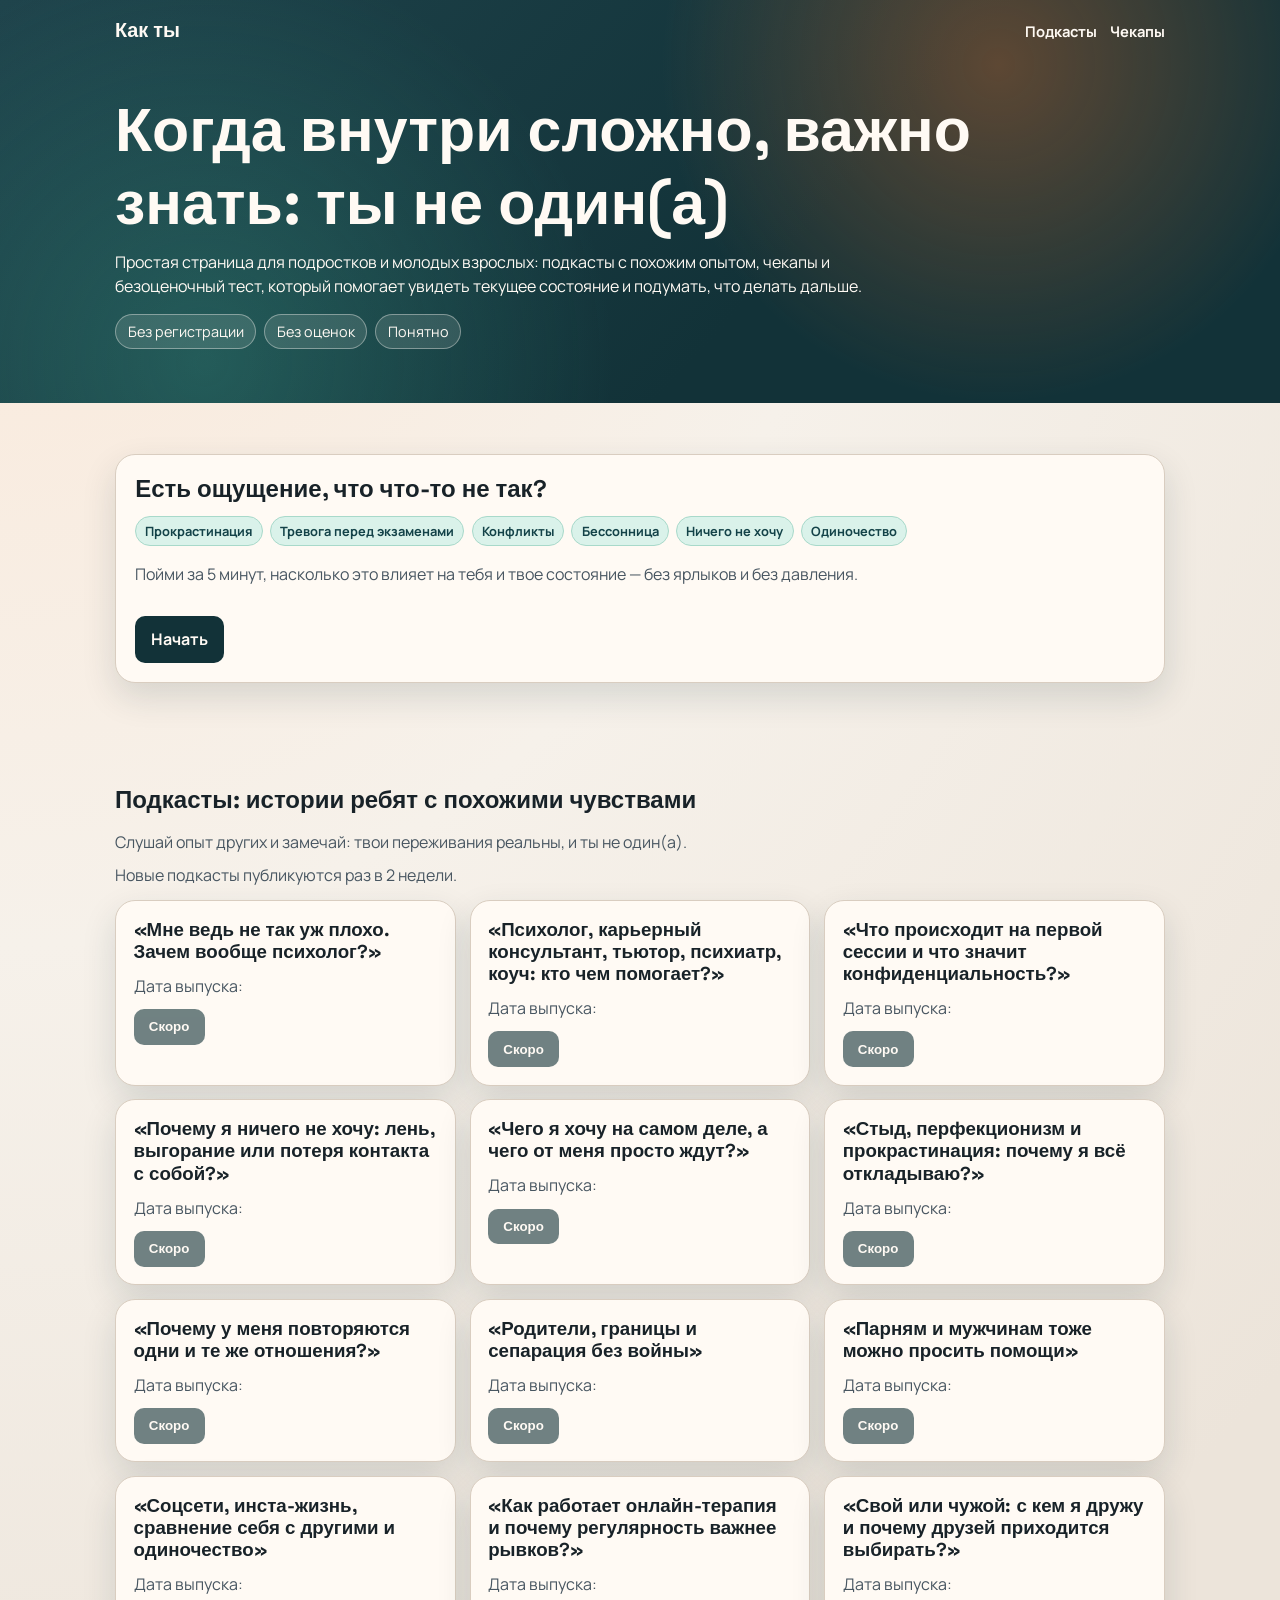
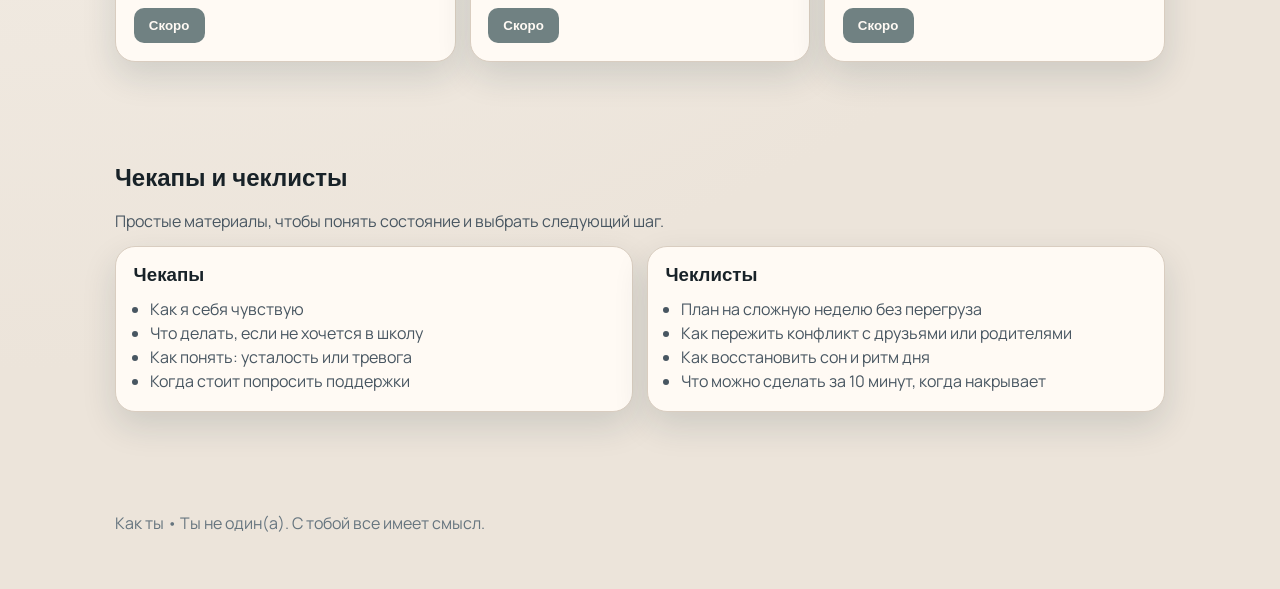
<file: index.html>
<!doctype html>
<html lang="ru">
  <head>
    <meta charset="UTF-8" />
    <meta name="viewport" content="width=device-width, initial-scale=1.0" />
    <title>Как ты — подкасты, чекапы и безоценочный тест</title>
    <link rel="preconnect" href="https://fonts.googleapis.com" />
    <link rel="preconnect" href="https://fonts.gstatic.com" crossorigin />
    <link
      href="https://fonts.googleapis.com/css2?family=Manrope:wght@400;500;700;800&family=Space+Grotesk:wght@500;700&display=swap"
      rel="stylesheet"
    />
    <link rel="stylesheet" href="styles.css" />
  </head>
  <body>
    <header class="hero" id="top">
      <div class="hero__backdrop"></div>
      <nav class="topbar container">
        <div class="brand">Как ты</div>
        <ul class="menu">
          <li><a href="#podcasts">Подкасты</a></li>
          <li><a href="#checkups">Чекапы</a></li>
        </ul>
      </nav>
      <section class="hero__content container">
        <h1>Когда внутри сложно, важно знать: ты не один(а)</h1>
        <p>
          Простая страница для подростков и молодых взрослых: подкасты с похожим опытом, чекапы и безоценочный тест,
          который помогает увидеть текущее состояние и подумать, что делать дальше.
        </p>
        <ul class="hero__chips">
          <li>Без регистрации</li>
          <li>Без оценок</li>
          <li>Понятно</li>
        </ul>
      </section>
    </header>

    <main>
      <section class="section container">
        <div class="onboarding card">
          <h2>Есть ощущение, что что-то не так?</h2>
          <ul class="symptom-tags">
            <li>Прокрастинация</li>
            <li>Тревога перед экзаменами</li>
            <li>Конфликты</li>
            <li>Бессонница</li>
            <li>Ничего не хочу</li>
            <li>Одиночество</li>
          </ul>
          <p class="onboarding__value">
            Пойми за 5 минут, насколько это влияет на тебя и твое состояние — без ярлыков и без давления.
          </p>
          <a class="cta" href="#checkups">Начать</a>
        </div>
      </section>

      <section class="section container" id="podcasts">
        <h2>Подкасты: истории ребят с похожими чувствами</h2>
        <p class="lead">Слушай опыт других и замечай: твои переживания реальны, и ты не один(а).</p>
        <p class="lead lead--schedule">Новые подкасты публикуются раз в 2 недели.</p>
        <div class="cards cards--3">
          <article class="card podcast">
            <h3>«Мне ведь не так уж плохо. Зачем вообще психолог?»</h3>
            <p class="podcast__date">Дата выпуска:</p>
            <button type="button" disabled aria-disabled="true">Скоро</button>
          </article>
          <article class="card podcast">
            <h3>«Психолог, карьерный консультант, тьютор, психиатр, коуч: кто чем помогает?»</h3>
            <p class="podcast__date">Дата выпуска:</p>
            <button type="button" disabled aria-disabled="true">Скоро</button>
          </article>
          <article class="card podcast">
            <h3>«Что происходит на первой сессии и что значит конфиденциальность?»</h3>
            <p class="podcast__date">Дата выпуска:</p>
            <button type="button" disabled aria-disabled="true">Скоро</button>
          </article>
          <article class="card podcast">
            <h3>«Почему я ничего не хочу: лень, выгорание или потеря контакта с собой?»</h3>
            <p class="podcast__date">Дата выпуска:</p>
            <button type="button" disabled aria-disabled="true">Скоро</button>
          </article>
          <article class="card podcast">
            <h3>«Чего я хочу на самом деле, а чего от меня просто ждут?»</h3>
            <p class="podcast__date">Дата выпуска:</p>
            <button type="button" disabled aria-disabled="true">Скоро</button>
          </article>
          <article class="card podcast">
            <h3>«Стыд, перфекционизм и прокрастинация: почему я всё откладываю?»</h3>
            <p class="podcast__date">Дата выпуска:</p>
            <button type="button" disabled aria-disabled="true">Скоро</button>
          </article>
          <article class="card podcast">
            <h3>«Почему у меня повторяются одни и те же отношения?»</h3>
            <p class="podcast__date">Дата выпуска:</p>
            <button type="button" disabled aria-disabled="true">Скоро</button>
          </article>
          <article class="card podcast">
            <h3>«Родители, границы и сепарация без войны»</h3>
            <p class="podcast__date">Дата выпуска:</p>
            <button type="button" disabled aria-disabled="true">Скоро</button>
          </article>
          <article class="card podcast">
            <h3>«Парням и мужчинам тоже можно просить помощи»</h3>
            <p class="podcast__date">Дата выпуска:</p>
            <button type="button" disabled aria-disabled="true">Скоро</button>
          </article>
          <article class="card podcast">
            <h3>«Соцсети, инста-жизнь, сравнение себя с другими и одиночество»</h3>
            <p class="podcast__date">Дата выпуска:</p>
            <button type="button" disabled aria-disabled="true">Скоро</button>
          </article>
          <article class="card podcast">
            <h3>«Как работает онлайн-терапия и почему регулярность важнее рывков?»</h3>
            <p class="podcast__date">Дата выпуска:</p>
            <button type="button" disabled aria-disabled="true">Скоро</button>
          </article>
          <article class="card podcast">
            <h3>«Свой или чужой: с кем я дружу и почему друзей приходится выбирать?»</h3>
            <p class="podcast__date">Дата выпуска:</p>
            <button type="button" disabled aria-disabled="true">Скоро</button>
          </article>
        </div>
      </section>

      <section class="section container" id="checkups">
        <h2>Чекапы и чеклисты</h2>
        <p class="lead">Простые материалы, чтобы понять состояние и выбрать следующий шаг.</p>
        <div class="cards cards--2">
          <article class="card checklist">
            <h3>Чекапы</h3>
            <ul>
              <li>Как я себя чувствую</li>
              <li>Что делать, если не хочется в школу</li>
              <li>Как понять: усталость или тревога</li>
              <li>Когда стоит попросить поддержки</li>
            </ul>
          </article>
          <article class="card checklist">
            <h3>Чеклисты</h3>
            <ul>
              <li>План на сложную неделю без перегруза</li>
              <li>Как пережить конфликт с друзьями или родителями</li>
              <li>Как восстановить сон и ритм дня</li>
              <li>Что можно сделать за 10 минут, когда накрывает</li>
            </ul>
          </article>
        </div>
      </section>
    </main>

    <footer class="footer">
      <div class="container">
        <p>Как ты • Ты не один(а). С тобой все имеет смысл.</p>
      </div>
    </footer>
  </body>
</html>
</file>
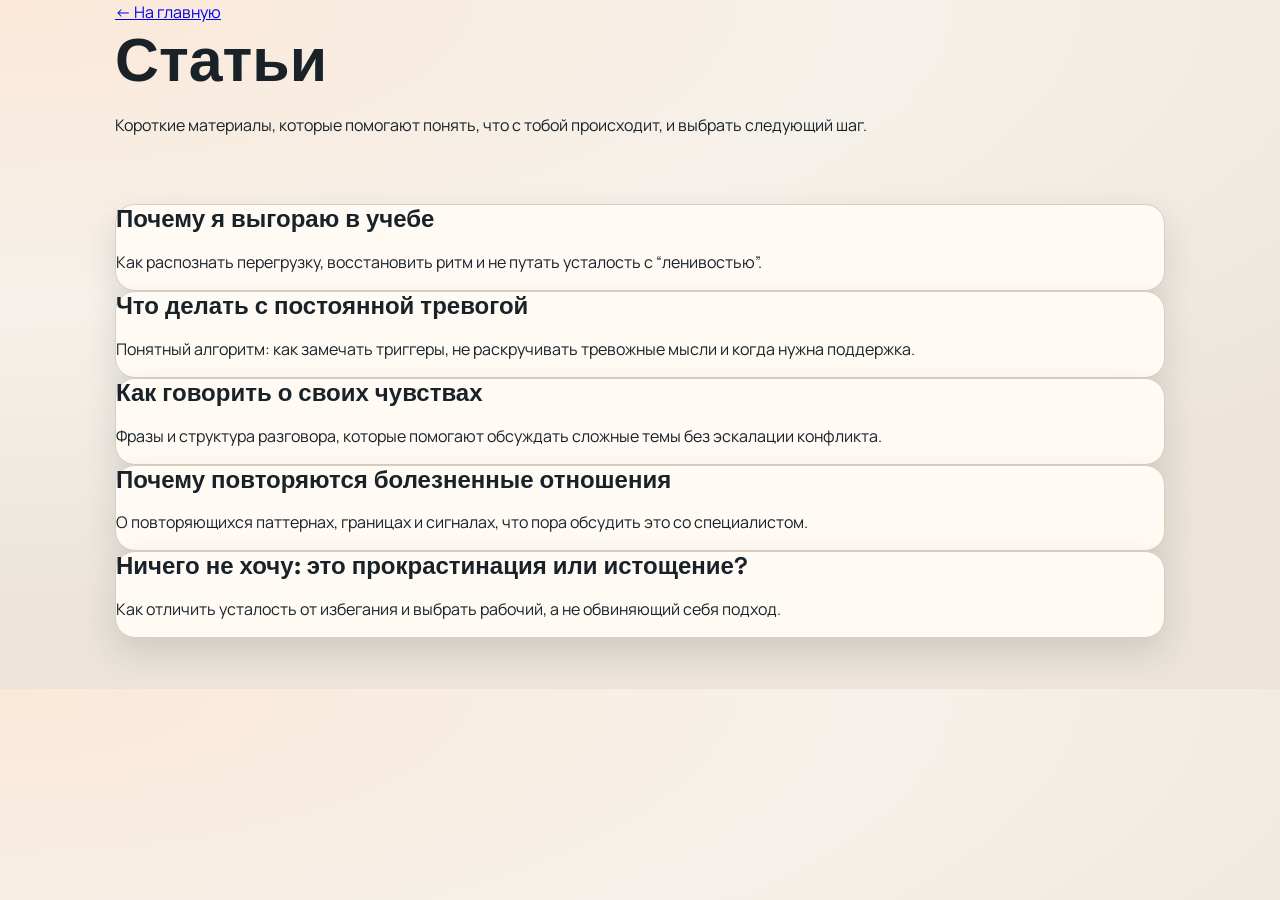
<file: articles.html>
<!doctype html>
<html lang="ru">
  <head>
    <meta charset="UTF-8" />
    <meta name="viewport" content="width=device-width, initial-scale=1.0" />
    <title>Как ты — Статьи</title>
    <link rel="preconnect" href="https://fonts.googleapis.com" />
    <link rel="preconnect" href="https://fonts.gstatic.com" crossorigin />
    <link
      href="https://fonts.googleapis.com/css2?family=Manrope:wght@400;500;700;800&family=Space+Grotesk:wght@500;700&display=swap"
      rel="stylesheet"
    />
    <link rel="stylesheet" href="styles.css" />
  </head>
  <body class="articles-page">
    <main>
      <section class="page-top container">
        <a class="back-link" href="index.html#read">← На главную</a>
        <h1>Статьи</h1>
        <p>Короткие материалы, которые помогают понять, что с тобой происходит, и выбрать следующий шаг.</p>
      </section>

      <section class="section container">
        <div class="articles-list">
          <article class="card article-item">
            <h2>Почему я выгораю в учебе</h2>
            <p>Как распознать перегрузку, восстановить ритм и не путать усталость с “ленивостью”.</p>
          </article>
          <article class="card article-item">
            <h2>Что делать с постоянной тревогой</h2>
            <p>Понятный алгоритм: как замечать триггеры, не раскручивать тревожные мысли и когда нужна поддержка.</p>
          </article>
          <article class="card article-item">
            <h2>Как говорить о своих чувствах</h2>
            <p>Фразы и структура разговора, которые помогают обсуждать сложные темы без эскалации конфликта.</p>
          </article>
          <article class="card article-item">
            <h2>Почему повторяются болезненные отношения</h2>
            <p>О повторяющихся паттернах, границах и сигналах, что пора обсудить это со специалистом.</p>
          </article>
          <article class="card article-item">
            <h2>Ничего не хочу: это прокрастинация или истощение?</h2>
            <p>Как отличить усталость от избегания и выбрать рабочий, а не обвиняющий себя подход.</p>
          </article>
        </div>
      </section>
    </main>
  </body>
</html>
</file>
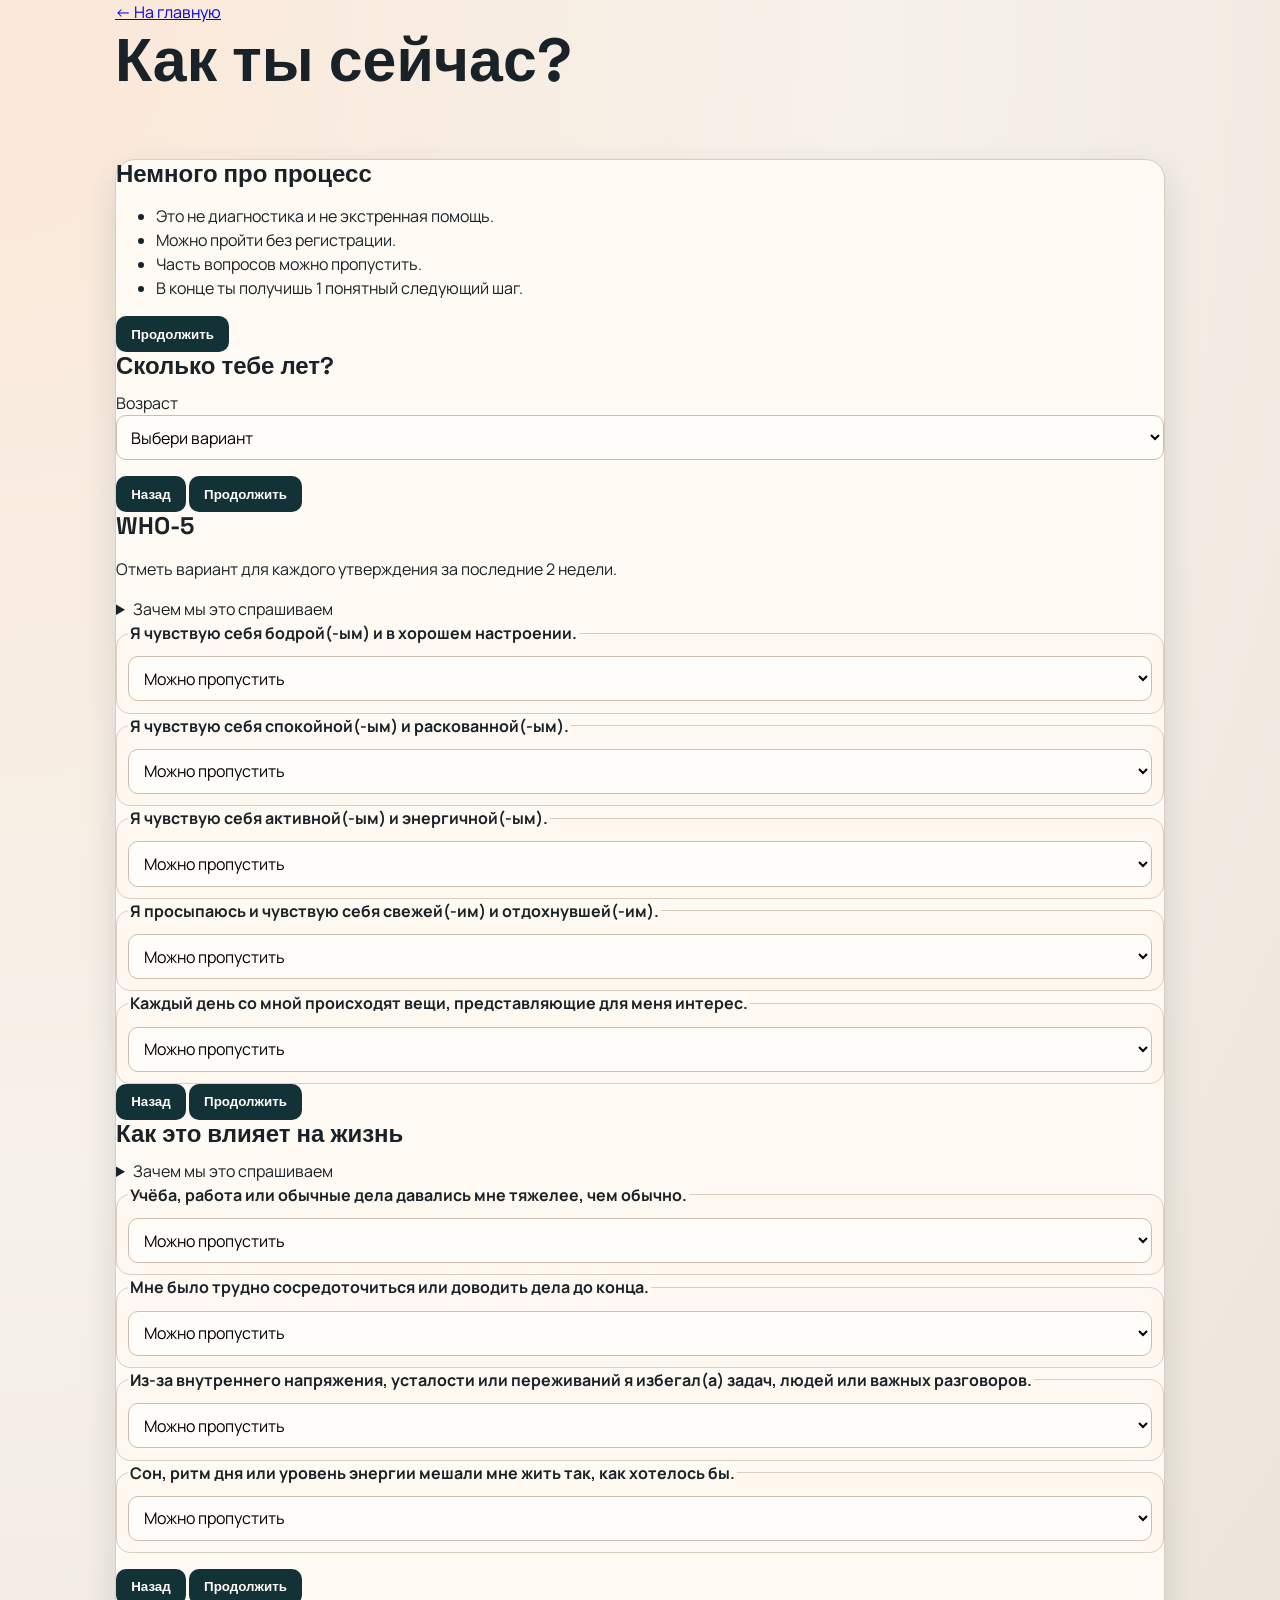
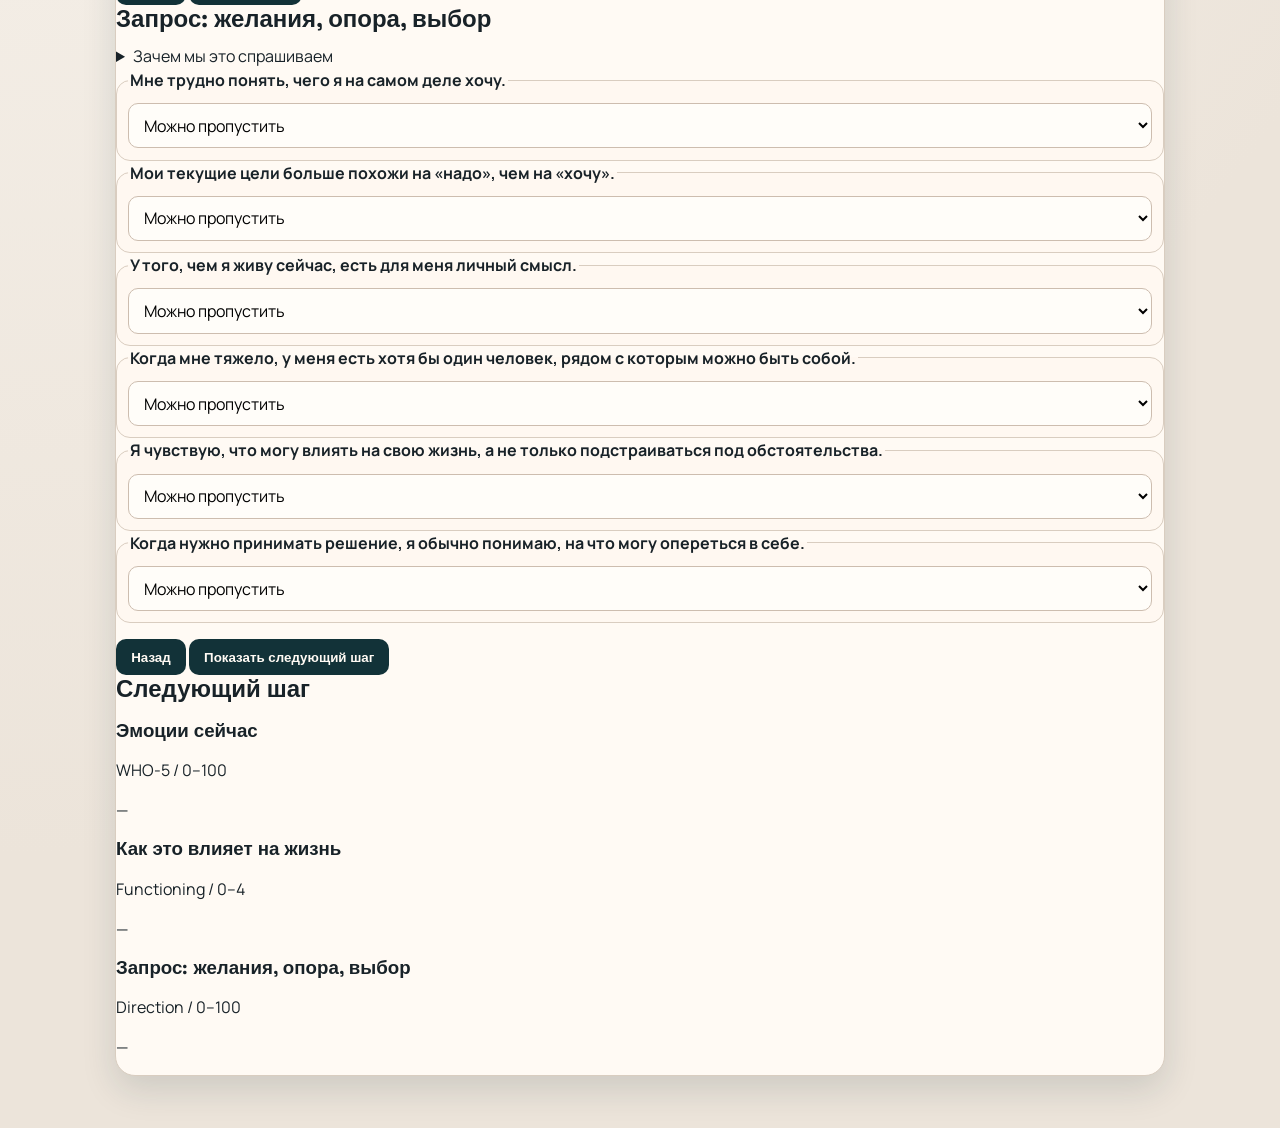
<file: check.html>
<!doctype html>
<html lang="ru">
  <head>
    <meta charset="UTF-8" />
    <meta name="viewport" content="width=device-width, initial-scale=1.0" />
    <title>Как ты сейчас?</title>
    <link rel="preconnect" href="https://fonts.googleapis.com" />
    <link rel="preconnect" href="https://fonts.gstatic.com" crossorigin />
    <link
      href="https://fonts.googleapis.com/css2?family=Manrope:wght@400;500;700;800&family=Space+Grotesk:wght@500;700&display=swap"
      rel="stylesheet"
    />
    <link rel="stylesheet" href="styles.css" />
  </head>
  <body class="articles-page">
    <main>
      <section class="page-top container">
        <a class="back-link" href="index.html">← На главную</a>
        <h1>Как ты сейчас?</h1>
      </section>

      <section class="section container">
        <div class="check-flow card" id="check-flow">
          <article class="check-screen check-screen--active" data-screen="0">
            <h2>Немного про процесс</h2>
            <ul class="check-bullets">
              <li>Это не диагностика и не экстренная помощь.</li>
              <li>Можно пройти без регистрации.</li>
              <li>Часть вопросов можно пропустить.</li>
              <li>В конце ты получишь 1 понятный следующий шаг.</li>
            </ul>
            <button class="check-btn" type="button" data-next="1">Продолжить</button>
          </article>

          <article class="check-screen" data-screen="1">
            <h2>Сколько тебе лет?</h2>
            <label class="check-label" for="age">Возраст</label>
            <select id="age" class="check-select">
              <option value="" selected>Выбери вариант</option>
              <option value="14-17">14-17</option>
              <option value="18-25">18-25</option>
            </select>
            <p class="error" id="age-error"></p>

            <div class="check-actions">
              <button class="check-btn check-btn--ghost" type="button" data-prev="0">Назад</button>
              <button class="check-btn" type="button" id="age-next">Продолжить</button>
            </div>
          </article>

          <article class="check-screen" data-screen="2">
            <h2>WHO-5</h2>
            <p class="check-subtitle">Отметь вариант для каждого утверждения за последние 2 недели.</p>
            <details class="check-hint">
              <summary>Зачем мы это спрашиваем</summary>
              <p>Чтобы понять, это больше похоже на временный спад или на устойчивое снижение самочувствия.</p>
            </details>

            <form id="who5-form" class="who5-form">
              <fieldset>
                <legend>Я чувствую себя бодрой(-ым) и в хорошем настроении.</legend>
                <select name="q1">
                  <option value="" selected>Можно пропустить</option>
                  <option value="5">Все время</option>
                  <option value="4">Большую часть времени</option>
                  <option value="3">Более половины времени</option>
                  <option value="2">Менее половины времени</option>
                  <option value="1">Некоторое время</option>
                  <option value="0">Никогда</option>
                </select>
              </fieldset>

              <fieldset>
                <legend>Я чувствую себя спокойной(-ым) и раскованной(-ым).</legend>
                <select name="q2">
                  <option value="" selected>Можно пропустить</option>
                  <option value="5">Все время</option>
                  <option value="4">Большую часть времени</option>
                  <option value="3">Более половины времени</option>
                  <option value="2">Менее половины времени</option>
                  <option value="1">Некоторое время</option>
                  <option value="0">Никогда</option>
                </select>
              </fieldset>

              <fieldset>
                <legend>Я чувствую себя активной(-ым) и энергичной(-ым).</legend>
                <select name="q3">
                  <option value="" selected>Можно пропустить</option>
                  <option value="5">Все время</option>
                  <option value="4">Большую часть времени</option>
                  <option value="3">Более половины времени</option>
                  <option value="2">Менее половины времени</option>
                  <option value="1">Некоторое время</option>
                  <option value="0">Никогда</option>
                </select>
              </fieldset>

              <fieldset>
                <legend>Я просыпаюсь и чувствую себя свежей(-им) и отдохнувшей(-им).</legend>
                <select name="q4">
                  <option value="" selected>Можно пропустить</option>
                  <option value="5">Все время</option>
                  <option value="4">Большую часть времени</option>
                  <option value="3">Более половины времени</option>
                  <option value="2">Менее половины времени</option>
                  <option value="1">Некоторое время</option>
                  <option value="0">Никогда</option>
                </select>
              </fieldset>

              <fieldset>
                <legend>Каждый день со мной происходят вещи, представляющие для меня интерес.</legend>
                <select name="q5">
                  <option value="" selected>Можно пропустить</option>
                  <option value="5">Все время</option>
                  <option value="4">Большую часть времени</option>
                  <option value="3">Более половины времени</option>
                  <option value="2">Менее половины времени</option>
                  <option value="1">Некоторое время</option>
                  <option value="0">Никогда</option>
                </select>
              </fieldset>
            </form>

            <div class="check-actions">
              <button class="check-btn check-btn--ghost" type="button" data-prev="1">Назад</button>
              <button class="check-btn" type="button" id="who5-next">Продолжить</button>
            </div>
          </article>

          <article class="check-screen" data-screen="3">
            <h2>Как это влияет на жизнь</h2>
            <details class="check-hint">
              <summary>Зачем мы это спрашиваем</summary>
              <p>Потому что важно как эмоции влияют на учёбу, работу, отношения и повседневный ритм.</p>
            </details>

            <form id="functioning-form" class="who5-form">
              <fieldset>
                <legend>Учёба, работа или обычные дела давались мне тяжелее, чем обычно.</legend>
                <select name="f1">
                  <option value="" selected>Можно пропустить</option>
                  <option value="0">Совсем нет</option>
                  <option value="1">Немного</option>
                  <option value="2">Заметно</option>
                  <option value="3">Сильно</option>
                  <option value="4">Почти постоянно</option>
                </select>
              </fieldset>

              <fieldset>
                <legend>Мне было трудно сосредоточиться или доводить дела до конца.</legend>
                <select name="f2">
                  <option value="" selected>Можно пропустить</option>
                  <option value="0">Совсем нет</option>
                  <option value="1">Немного</option>
                  <option value="2">Заметно</option>
                  <option value="3">Сильно</option>
                  <option value="4">Почти постоянно</option>
                </select>
              </fieldset>

              <fieldset>
                <legend>
                  Из-за внутреннего напряжения, усталости или переживаний я избегал(а) задач, людей или важных разговоров.
                </legend>
                <select name="f3">
                  <option value="" selected>Можно пропустить</option>
                  <option value="0">Совсем нет</option>
                  <option value="1">Немного</option>
                  <option value="2">Заметно</option>
                  <option value="3">Сильно</option>
                  <option value="4">Почти постоянно</option>
                </select>
              </fieldset>

              <fieldset>
                <legend>Сон, ритм дня или уровень энергии мешали мне жить так, как хотелось бы.</legend>
                <select name="f4">
                  <option value="" selected>Можно пропустить</option>
                  <option value="0">Совсем нет</option>
                  <option value="1">Немного</option>
                  <option value="2">Заметно</option>
                  <option value="3">Сильно</option>
                  <option value="4">Почти постоянно</option>
                </select>
              </fieldset>
            </form>
            <p class="error" id="functioning-error"></p>
            <div class="check-actions">
              <button class="check-btn check-btn--ghost" type="button" data-prev="2">Назад</button>
              <button class="check-btn" type="button" id="functioning-next">Продолжить</button>
            </div>
          </article>

          <article class="check-screen" data-screen="4">
            <h2>Запрос: желания, опора, выбор</h2>
            <details class="check-hint">
              <summary>Зачем мы это спрашиваем</summary>
              <p>Желания, смыслы и цели важны и могут по-разному влиять на эмоции, а эмоции на них.</p>
            </details>

            <form id="direction-form" class="who5-form">
              <fieldset>
                <legend>Мне трудно понять, чего я на самом деле хочу.</legend>
                <select name="d1">
                  <option value="" selected>Можно пропустить</option>
                  <option value="1">Совсем не похоже</option>
                  <option value="2">Скорее не похоже</option>
                  <option value="3">И да и нет</option>
                  <option value="4">Скорее похоже</option>
                  <option value="5">Очень похоже</option>
                </select>
              </fieldset>
              <fieldset>
                <legend>Мои текущие цели больше похожи на «надо», чем на «хочу».</legend>
                <select name="d2">
                  <option value="" selected>Можно пропустить</option>
                  <option value="1">Совсем не похоже</option>
                  <option value="2">Скорее не похоже</option>
                  <option value="3">И да и нет</option>
                  <option value="4">Скорее похоже</option>
                  <option value="5">Очень похоже</option>
                </select>
              </fieldset>
              <fieldset>
                <legend>У того, чем я живу сейчас, есть для меня личный смысл.</legend>
                <select name="d3">
                  <option value="" selected>Можно пропустить</option>
                  <option value="1">Совсем не похоже</option>
                  <option value="2">Скорее не похоже</option>
                  <option value="3">И да и нет</option>
                  <option value="4">Скорее похоже</option>
                  <option value="5">Очень похоже</option>
                </select>
              </fieldset>
              <fieldset>
                <legend>Когда мне тяжело, у меня есть хотя бы один человек, рядом с которым можно быть собой.</legend>
                <select name="d4">
                  <option value="" selected>Можно пропустить</option>
                  <option value="1">Совсем не похоже</option>
                  <option value="2">Скорее не похоже</option>
                  <option value="3">И да и нет</option>
                  <option value="4">Скорее похоже</option>
                  <option value="5">Очень похоже</option>
                </select>
              </fieldset>
              <fieldset>
                <legend>Я чувствую, что могу влиять на свою жизнь, а не только подстраиваться под обстоятельства.</legend>
                <select name="d5">
                  <option value="" selected>Можно пропустить</option>
                  <option value="1">Совсем не похоже</option>
                  <option value="2">Скорее не похоже</option>
                  <option value="3">И да и нет</option>
                  <option value="4">Скорее похоже</option>
                  <option value="5">Очень похоже</option>
                </select>
              </fieldset>
              <fieldset>
                <legend>Когда нужно принимать решение, я обычно понимаю, на что могу опереться в себе.</legend>
                <select name="d6">
                  <option value="" selected>Можно пропустить</option>
                  <option value="1">Совсем не похоже</option>
                  <option value="2">Скорее не похоже</option>
                  <option value="3">И да и нет</option>
                  <option value="4">Скорее похоже</option>
                  <option value="5">Очень похоже</option>
                </select>
              </fieldset>
            </form>
            <p class="error" id="direction-error"></p>
            <div class="check-actions">
              <button class="check-btn check-btn--ghost" type="button" data-prev="3">Назад</button>
              <button class="check-btn" type="button" id="direction-next">Показать следующий шаг</button>
            </div>
          </article>

          <article class="check-screen" data-screen="5">
            <h2>Следующий шаг</h2>
            <p id="result-text" class="result-headline"></p>
            <div class="metrics-grid">
              <article class="metric-card">
                <h3>Эмоции сейчас</h3>
                <p class="metric-name">WHO-5 / 0–100</p>
                <p class="metric-value" id="metric-who5">—</p>
              </article>
              <article class="metric-card">
                <h3>Как это влияет на жизнь</h3>
                <p class="metric-name">Functioning / 0–4</p>
                <p class="metric-value" id="metric-functioning">—</p>
              </article>
              <article class="metric-card">
                <h3>Запрос: желания, опора, выбор</h3>
                <p class="metric-name">Direction / 0–100</p>
                <p class="metric-value" id="metric-direction">—</p>
              </article>
            </div>

            <div class="result-overloaded" id="result-overloaded" hidden>
              <p>
                Это уже не просто сложная неделя: ресурс заметно просел, и это влияет на повседневную жизнь.
              </p>
              <p><strong>3 наблюдения:</strong></p>
              <ul class="check-bullets">
                <li>Сейчас у тебя мало восстановления и интереса</li>
                <li>Это уже мешает учёбе, делам или ритму жизни</li>
                <li>Тебе может быть полезнее не только контент, но и живая регулярная поддержка</li>
              </ul>
              <div class="check-actions">
                <a class="onboarding__cta" href="https://bemeta.co/" target="_blank" rel="noopener noreferrer">
                  Подобрать специалиста
                </a>
                <a class="onboarding__cta onboarding__cta--light" href="index.html#read">Послушать опыт других</a>
                <a class="onboarding__cta onboarding__cta--light" href="articles.html">Почитать статью</a>
              </div>
            </div>

          </article>
        </div>
      </section>
    </main>
    <script src="check.js"></script>
  </body>
</html>
</file>
<file: styles.css>
:root {
  --bg: #f6f1ea;
  --surface: #fffaf4;
  --ink: #182228;
  --ink-soft: #485661;
  --line: #d9cdc0;
  --deep: #123238;
  --accent: #e96f2b;
  --mint: #3ea890;
  --shadow: 0 14px 34px rgba(18, 50, 56, 0.14);
}

*,
*::before,
*::after {
  box-sizing: border-box;
}

html,
body {
  margin: 0;
  padding: 0;
  scroll-behavior: smooth;
}

body {
  font-family: "Manrope", sans-serif;
  background: radial-gradient(140% 90% at 0% 0%, #fbe8d8 0%, var(--bg) 48%, #ece4da 100%);
  color: var(--ink);
  line-height: 1.5;
}

.container {
  width: min(1050px, calc(100% - 1.4rem));
  margin: 0 auto;
}

.hero {
  position: relative;
  color: #fffaf4;
  overflow: hidden;
}

.hero__backdrop {
  position: absolute;
  inset: 0;
  background:
    radial-gradient(circle at 78% 16%, rgba(233, 111, 43, 0.35), transparent 32%),
    radial-gradient(circle at 16% 90%, rgba(62, 168, 144, 0.3), transparent 36%),
    linear-gradient(132deg, #1f444c, #123238 62%);
}

.topbar,
.hero__content {
  position: relative;
  z-index: 1;
}

.topbar {
  display: flex;
  align-items: center;
  justify-content: space-between;
  padding: 1rem 0 0;
}

.brand {
  font-family: "Space Grotesk", sans-serif;
  font-size: 1.24rem;
  font-weight: 700;
}

.menu {
  margin: 0;
  padding: 0;
  list-style: none;
  display: flex;
  flex-wrap: wrap;
  gap: 0.8rem;
}

.menu a {
  color: #fffaf4;
  text-decoration: none;
  font-weight: 700;
  font-size: 0.92rem;
  border-bottom: 1px solid transparent;
}

.menu a:hover {
  border-bottom-color: rgba(255, 250, 244, 0.8);
}

.hero__content {
  padding: 3rem 0 3.4rem;
}

h1,
h2,
h3,
h4 {
  font-family: "Space Grotesk", sans-serif;
  line-height: 1.2;
  margin: 0 0 0.65rem;
}

h1 {
  font-size: clamp(2rem, 8vw, 3.8rem);
  max-width: 920px;
}

.hero__content p {
  max-width: 760px;
  margin: 0;
}

.hero__chips {
  margin: 1rem 0 0;
  padding: 0;
  list-style: none;
  display: flex;
  flex-wrap: wrap;
  gap: 0.5rem;
}

.hero__chips li {
  padding: 0.35rem 0.72rem;
  border-radius: 999px;
  border: 1px solid rgba(255, 250, 244, 0.38);
  background: rgba(255, 250, 244, 0.12);
  font-size: 0.9rem;
}

.section {
  padding: 2.6rem 0;
}

.card {
  border-radius: 20px;
  border: 1px solid var(--line);
  background: var(--surface);
  box-shadow: var(--shadow);
}

.onboarding {
  padding: 1.2rem;
}

.symptom-tags {
  list-style: none;
  margin: 0.8rem 0;
  padding: 0;
  display: flex;
  gap: 0.45rem;
  flex-wrap: wrap;
}

.symptom-tags li {
  padding: 0.28rem 0.58rem;
  border-radius: 999px;
  font-size: 0.8rem;
  font-weight: 700;
  color: #134248;
  background: #daf2ea;
  border: 1px solid #a8d9ca;
}

.onboarding__value {
  color: var(--ink-soft);
}

.cta {
  display: inline-block;
  text-decoration: none;
  margin-top: 0.85rem;
  padding: 0.72rem 1rem;
  border-radius: 10px;
  background: var(--deep);
  color: #fffaf4;
  font-weight: 700;
}

.lead {
  color: var(--ink-soft);
  margin-bottom: 0.8rem;
}

.lead--schedule {
  margin-top: -0.25rem;
}

.cards {
  display: grid;
  gap: 0.85rem;
}

.cards--2 {
  grid-template-columns: 1fr;
}

.cards--3 {
  grid-template-columns: 1fr;
}

.podcast,
.checklist {
  padding: 1.1rem;
}

.podcast__date {
  margin: 0 0 0.7rem;
  color: var(--ink-soft);
}

.checklist ul {
  margin: 0.6rem 0 0;
  padding-left: 1rem;
  color: var(--ink-soft);
}

button {
  border: none;
  border-radius: 10px;
  padding: 0.65rem 0.95rem;
  background: var(--deep);
  color: #fffaf4;
  font-weight: 700;
  cursor: pointer;
}

button[disabled] {
  opacity: 0.6;
  cursor: not-allowed;
}

.state-form {
  display: grid;
  gap: 0.75rem;
}

fieldset {
  margin: 0;
  border: 1px solid var(--line);
  border-radius: 14px;
  padding: 0.7rem;
  background: #fff8f1;
}

legend {
  font-weight: 700;
}

select {
  width: 100%;
  border: 1px solid #cdbdaf;
  border-radius: 10px;
  padding: 0.6rem 0.65rem;
  background: #fffdf9;
  font: inherit;
}

.error {
  margin: 0;
  min-height: 1rem;
  color: #b03c3c;
  font-weight: 700;
}

.result {
  margin-top: 1rem;
  padding: 1.1rem;
}

.result p,
.result ul {
  color: var(--ink-soft);
}

.result ul {
  margin: 0.5rem 0 0;
  padding-left: 1rem;
}

.footer {
  padding: 2rem 0 2.4rem;
  color: #66757f;
}

@media (min-width: 820px) {
  .container {
    width: min(1050px, calc(100% - 2.4rem));
  }

  .section {
    padding: 3.2rem 0;
  }

  .cards--2 {
    grid-template-columns: repeat(2, minmax(0, 1fr));
  }

  .cards--3 {
    grid-template-columns: repeat(3, minmax(0, 1fr));
  }
}
</file>
